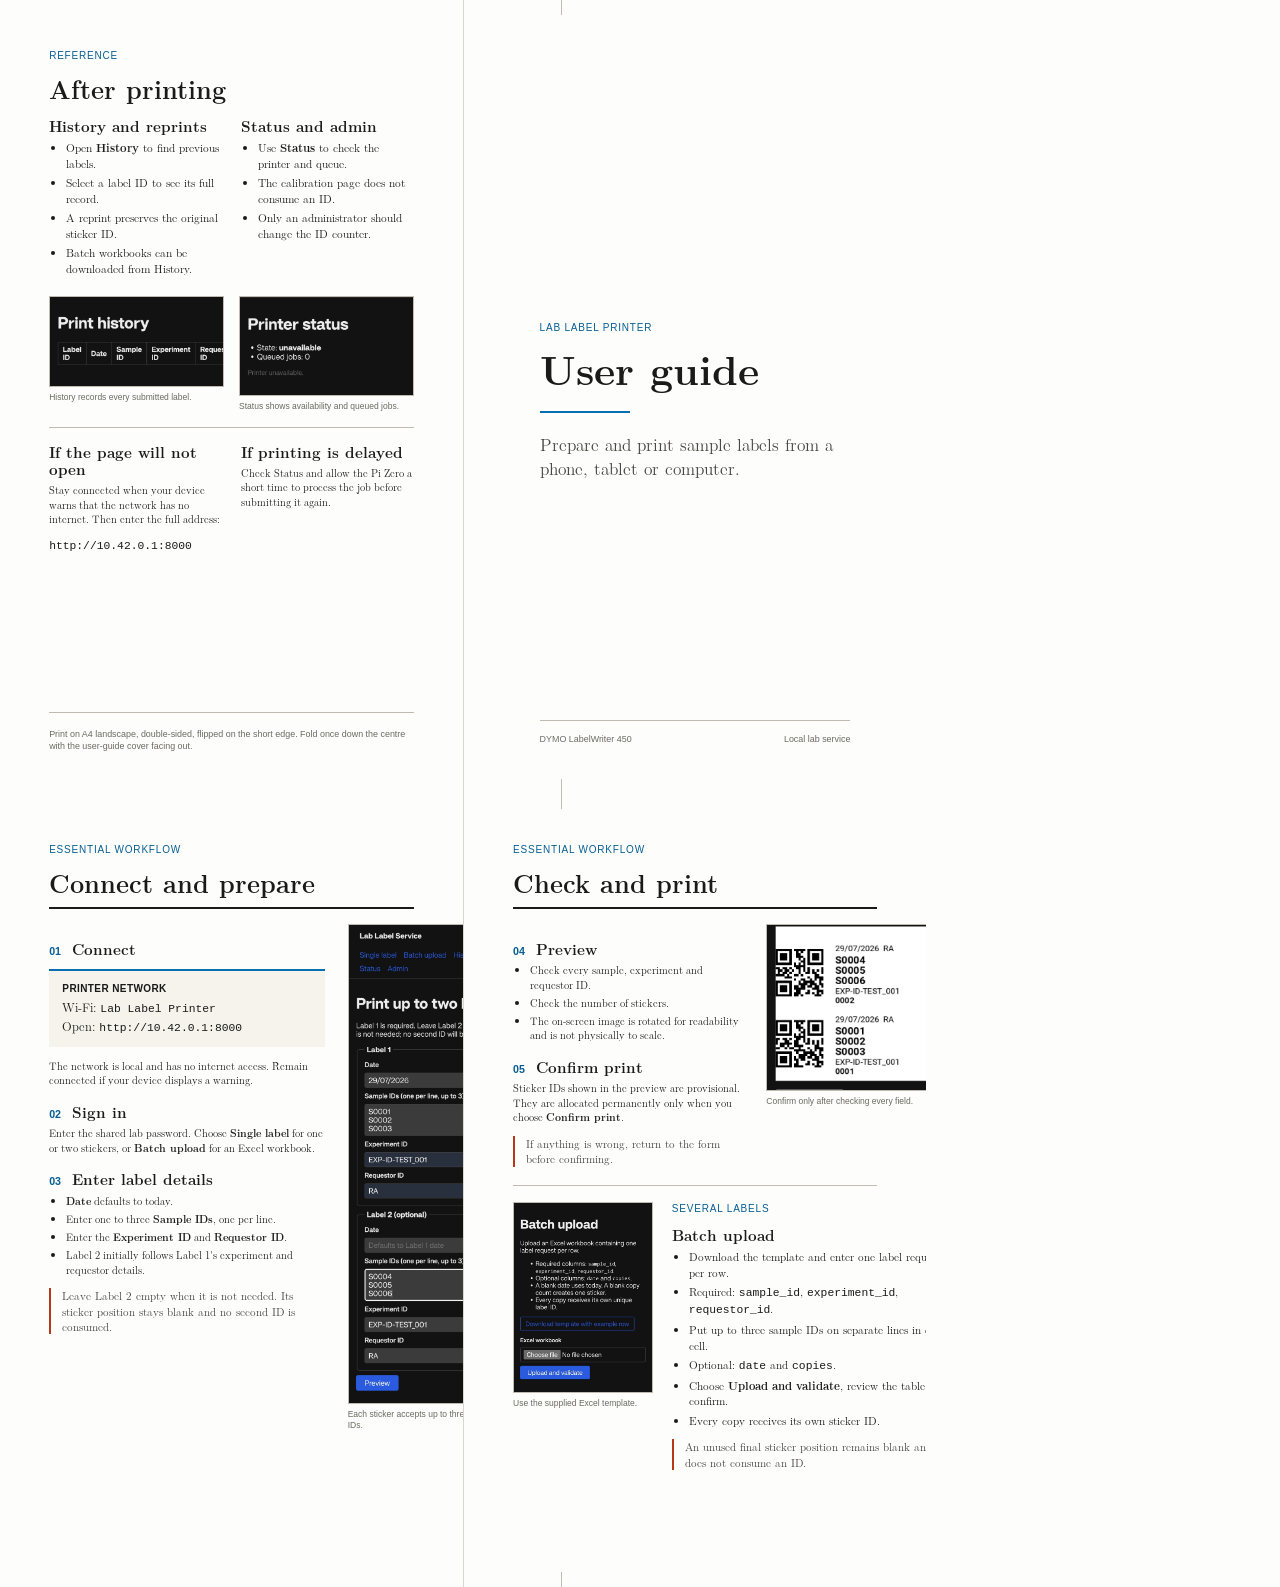
<file: user-guide/folded-pamphlet.html>
<!doctype html>
<html lang="en">
<head>
  <meta charset="utf-8">
  <title>Lab Label Printer - Folded User Guide</title>
  <style>
    @font-face {
      font-family: "Latin Modern";
      src: url("assets/fonts/lmroman12-regular.otf");
      font-weight: 400;
    }
    @font-face {
      font-family: "Latin Modern";
      src: url("assets/fonts/lmroman12-bold.otf");
      font-weight: 700;
    }
    @font-face {
      font-family: "Latin Modern";
      src: url("assets/fonts/lmroman12-italic.otf");
      font-style: italic;
    }

    :root {
      --paper: #fdfdfb;
      --paper-sunk: #f5f3ec;
      --ink: #1a1a18;
      --ink-2: #45443f;
      --ink-3: #6b6a63;
      --rule: #d9d6cc;
      --rule-strong: #bfbbb0;
      --ocean: #0870b1;
      --ocean-ink: #065e93;
      --orange: #b83816;
    }

    @page {
      size: A4 landscape;
      margin: 0;
    }

    * { box-sizing: border-box; }

    html, body {
      margin: 0;
      padding: 0;
      color: var(--ink);
      background: var(--paper);
      font-family: "Latin Modern", Georgia, serif;
      font-size: 9.5pt;
      line-height: 1.35;
    }

    .sheet {
      position: relative;
      width: 297mm;
      height: 210mm;
      display: flex;
      flex-direction: row;
      overflow: hidden;
      page-break-after: always;
      page-break-inside: avoid;
      background: var(--paper);
    }

    .sheet:last-child { page-break-after: auto; }

    .sheet::before,
    .sheet::after {
      content: "";
      position: absolute;
      left: 50%;
      margin-left: -0.1mm;
      width: 0.2mm;
      height: 4mm;
      background: var(--rule-strong);
      z-index: 10;
    }

    .sheet::before { top: 0; }
    .sheet::after { bottom: 0; }

    .panel {
      position: relative;
      /*
       * WeasyPrint treats flex-basis as the content width even with
       * border-box sizing. 122.5mm + 26mm horizontal padding = one exact
       * 148.5mm half of A4 landscape.
       */
      flex: 0 0 122.5mm;
      width: 148.5mm;
      height: 210mm;
      padding: 13mm 13mm 11mm;
      overflow: hidden;
    }

    .panel + .panel { border-left: 0.2mm solid var(--rule); }

    h1, h2, h3, p, ul, ol, figure { margin: 0; }
    h1, h2, h3 { line-height: 1.12; }
    h1 { font-size: 31pt; font-weight: 700; }
    h2 { font-size: 19pt; font-weight: 700; }
    h3 { font-size: 11.5pt; font-weight: 700; }
    p + p { margin-top: 2.5mm; }
    ul, ol { padding-left: 4.5mm; }
    li + li { margin-top: 1mm; }

    .eyebrow {
      margin-bottom: 3mm;
      color: var(--ocean-ink);
      font-family: "Helvetica Neue", Arial, sans-serif;
      font-size: 7.5pt;
      letter-spacing: 0.08em;
      text-transform: uppercase;
    }

    .title-rule {
      width: 24mm;
      height: 0.7mm;
      margin: 5mm 0;
      background: var(--ocean);
    }

    .section-rule {
      border: 0;
      border-top: 0.25mm solid var(--rule-strong);
      margin: 4mm 0;
    }

    .muted { color: var(--ink-2); }
    .small { font-size: 8pt; }
    .tiny {
      font-family: "Helvetica Neue", Arial, sans-serif;
      font-size: 6.7pt;
      line-height: 1.35;
      color: var(--ink-3);
    }

    .callout {
      margin: 3mm 0;
      padding: 3mm 3.5mm;
      border-top: 0.55mm solid var(--ocean);
      background: var(--paper-sunk);
    }

    .callout strong {
      display: block;
      margin-bottom: 1mm;
      font-family: "Helvetica Neue", Arial, sans-serif;
      font-size: 7.5pt;
      letter-spacing: 0.04em;
      text-transform: uppercase;
    }

    code {
      font-family: "Courier New", monospace;
      font-size: 8.5pt;
      overflow-wrap: anywhere;
    }

    .step-number {
      display: inline-block;
      min-width: 6mm;
      color: var(--ocean-ink);
      font-family: "Helvetica Neue", Arial, sans-serif;
      font-size: 8pt;
      font-weight: 700;
    }

    .step { margin-top: 4mm; }
    .step h3 { margin-bottom: 1.5mm; }

    figure img {
      display: block;
      width: 100%;
      border: 0.2mm solid var(--rule-strong);
    }

    figcaption {
      margin-top: 1.3mm;
      color: var(--ink-3);
      font-family: "Helvetica Neue", Arial, sans-serif;
      font-size: 6.4pt;
      line-height: 1.25;
    }

    /* Outside: back cover, then front cover. */
    .back-cover {
      display: flex;
      flex-direction: column;
    }

    .back-cover h2 { margin-bottom: 4mm; }
    .back-grid {
      display: grid;
      grid-template-columns: 1fr 1fr;
      gap: 5mm;
    }

    .back-grid h3 { margin-bottom: 1.5mm; }
    .back-grid ul { font-size: 8.7pt; }

    .back-figures {
      display: grid;
      grid-template-columns: 1fr 1fr;
      gap: 4mm;
      margin-top: 5mm;
    }

    .back-meta {
      margin-top: auto;
      padding-top: 4mm;
      border-top: 0.25mm solid var(--rule-strong);
    }

    .front-cover {
      display: flex;
      flex-direction: column;
      justify-content: center;
      padding-left: 20mm;
      padding-right: 20mm;
    }

    .front-cover .subtitle {
      max-width: 78mm;
      color: var(--ink-2);
      font-size: 13pt;
      line-height: 1.4;
    }

    .front-cover .cover-footer {
      position: absolute;
      right: 20mm;
      bottom: 13mm;
      left: 20mm;
      display: flex;
      justify-content: space-between;
      padding-top: 3mm;
      border-top: 0.25mm solid var(--rule-strong);
    }
    .front-cover .cover-footer span:last-child { margin-left: auto; }

    /* Inside spread. */
    .inside-title {
      padding-bottom: 3mm;
      border-bottom: 0.55mm solid var(--ink);
      margin-bottom: 4mm;
    }

    .prepare-layout {
      display: grid;
      grid-template-columns: 73mm 43mm;
      gap: 6mm;
      align-items: start;
    }

    .form-shot { width: 43mm; }

    .print-layout {
      display: grid;
      grid-template-columns: 62mm 49mm;
      gap: 5mm;
      align-items: start;
    }

    .label-crop {
      position: relative;
      width: 49mm;
      height: 44mm;
      overflow: hidden;
      border: 0.2mm solid var(--rule-strong);
      background: #111;
    }

    .label-crop img {
      position: absolute;
      top: -37.5mm;
      left: 0;
      width: 49mm;
      max-width: none;
      border: 0;
    }

    .batch-box {
      display: grid;
      grid-template-columns: 37mm 75mm;
      gap: 5mm;
      margin-top: 5mm;
      padding-top: 4mm;
      border-top: 0.25mm solid var(--rule-strong);
    }

    .batch-shot { width: 37mm; }
    .print-layout > *,
    .batch-box > * { min-width: 0; }
    .batch-box h3 { margin-bottom: 1.5mm; }
    .batch-box ul { font-size: 8.6pt; }

    .important {
      margin-top: 3mm;
      padding-left: 3mm;
      border-left: 0.7mm solid var(--orange);
      color: var(--ink-2);
      font-size: 8.5pt;
    }
  </style>
</head>
<body>
  <!-- Page 1: outside. When folded, left is the back and right is the front. -->
  <section class="sheet outside" aria-label="Outside of folded pamphlet">
    <article class="panel back-cover">
      <p class="eyebrow">Reference</p>
      <h2>After printing</h2>

      <div class="back-grid">
        <section>
          <h3>History and reprints</h3>
          <ul>
            <li>Open <strong>History</strong> to find previous labels.</li>
            <li>Select a label ID to see its full record.</li>
            <li>A reprint preserves the original sticker ID.</li>
            <li>Batch workbooks can be downloaded from History.</li>
          </ul>
        </section>
        <section>
          <h3>Status and admin</h3>
          <ul>
            <li>Use <strong>Status</strong> to check the printer and queue.</li>
            <li>The calibration page does not consume an ID.</li>
            <li>Only an administrator should change the ID counter.</li>
          </ul>
        </section>
      </div>

      <div class="back-figures">
        <figure>
          <img src="screenshots/screen_printHistory.jpg" alt="Print history screen">
          <figcaption>History records every submitted label.</figcaption>
        </figure>
        <figure>
          <img src="screenshots/screen_printStatus.jpg" alt="Printer status screen">
          <figcaption>Status shows availability and queued jobs.</figcaption>
        </figure>
      </div>

      <hr class="section-rule">

      <div class="back-grid">
        <section>
          <h3>If the page will not open</h3>
          <p class="small">Stay connected when your device warns that the network has no internet. Then enter the full address:</p>
          <p><code>http://10.42.0.1:8000</code></p>
        </section>
        <section>
          <h3>If printing is delayed</h3>
          <p class="small">Check Status and allow the Pi Zero a short time to process the job before submitting it again.</p>
        </section>
      </div>

      <div class="back-meta tiny">
        Print on A4 landscape, double-sided, flipped on the short edge. Fold once
        down the centre with the user-guide cover facing out.
      </div>
    </article>

    <article class="panel front-cover">
      <p class="eyebrow">Lab label printer</p>
      <h1>User guide</h1>
      <div class="title-rule"></div>
      <p class="subtitle">Prepare and print sample labels from a phone, tablet or computer.</p>

      <div class="cover-footer tiny">
        <span>DYMO LabelWriter 450</span>
        <span>Local lab service</span>
      </div>
    </article>
  </section>

  <!-- Page 2: the double-page inside spread. -->
  <section class="sheet inside" aria-label="Inside instruction spread">
    <article class="panel">
      <header class="inside-title">
        <p class="eyebrow">Essential workflow</p>
        <h2>Connect and prepare</h2>
      </header>

      <div class="prepare-layout">
        <div>
          <section class="step">
            <h3><span class="step-number">01</span>Connect</h3>
            <div class="callout">
              <strong>Printer network</strong>
              Wi-Fi: <code>Lab Label Printer</code><br>
              Open: <code>http://10.42.0.1:8000</code>
            </div>
            <p class="small">The network is local and has no internet access. Remain connected if your device displays a warning.</p>
          </section>

          <section class="step">
            <h3><span class="step-number">02</span>Sign in</h3>
            <p class="small">Enter the shared lab password. Choose <strong>Single label</strong> for one or two stickers, or <strong>Batch upload</strong> for an Excel workbook.</p>
          </section>

          <section class="step">
            <h3><span class="step-number">03</span>Enter label details</h3>
            <ul class="small">
              <li><strong>Date</strong> defaults to today.</li>
              <li>Enter one to three <strong>Sample IDs</strong>, one per line.</li>
              <li>Enter the <strong>Experiment ID</strong> and <strong>Requestor ID</strong>.</li>
              <li>Label 2 initially follows Label 1's experiment and requestor details.</li>
            </ul>
            <p class="important">Leave Label 2 empty when it is not needed. Its sticker position stays blank and no second ID is consumed.</p>
          </section>
        </div>

        <figure class="form-shot">
          <img src="screenshots/screen_singleLabels.jpg" alt="Single-label form showing three sample IDs per sticker">
          <figcaption>Each sticker accepts up to three sample IDs.</figcaption>
        </figure>
      </div>
    </article>

    <article class="panel">
      <header class="inside-title">
        <p class="eyebrow">Essential workflow</p>
        <h2>Check and print</h2>
      </header>

      <div class="print-layout">
        <div>
          <section class="step">
            <h3><span class="step-number">04</span>Preview</h3>
            <ul class="small">
              <li>Check every sample, experiment and requestor ID.</li>
              <li>Check the number of stickers.</li>
              <li>The on-screen image is rotated for readability and is not physically to scale.</li>
            </ul>
          </section>

          <section class="step">
            <h3><span class="step-number">05</span>Confirm print</h3>
            <p class="small">Sticker IDs shown in the preview are provisional. They are allocated permanently only when you choose <strong>Confirm print</strong>.</p>
            <p class="important">If anything is wrong, return to the form before confirming.</p>
          </section>
        </div>

        <figure>
          <div class="label-crop">
            <img src="screenshots/screen_preview.jpg" alt="Preview of two labels with three sample IDs each">
          </div>
          <figcaption>Confirm only after checking every field.</figcaption>
        </figure>
      </div>

      <section class="batch-box">
        <figure class="batch-shot">
          <img src="screenshots/screen_batchUpload.jpg" alt="Batch upload screen">
          <figcaption>Use the supplied Excel template.</figcaption>
        </figure>
        <div>
          <p class="eyebrow">Several labels</p>
          <h3>Batch upload</h3>
          <ul>
            <li>Download the template and enter one label request per row.</li>
            <li>Required: <code>sample_id</code>, <code>experiment_id</code>, <code>requestor_id</code>.</li>
            <li>Put up to three sample IDs on separate lines in one cell.</li>
            <li>Optional: <code>date</code> and <code>copies</code>.</li>
            <li>Choose <strong>Upload and validate</strong>, review the table, then confirm.</li>
            <li>Every copy receives its own sticker ID.</li>
          </ul>
          <p class="important">An unused final sticker position remains blank and does not consume an ID.</p>
        </div>
      </section>
    </article>
  </section>
</body>
</html>
</file>
